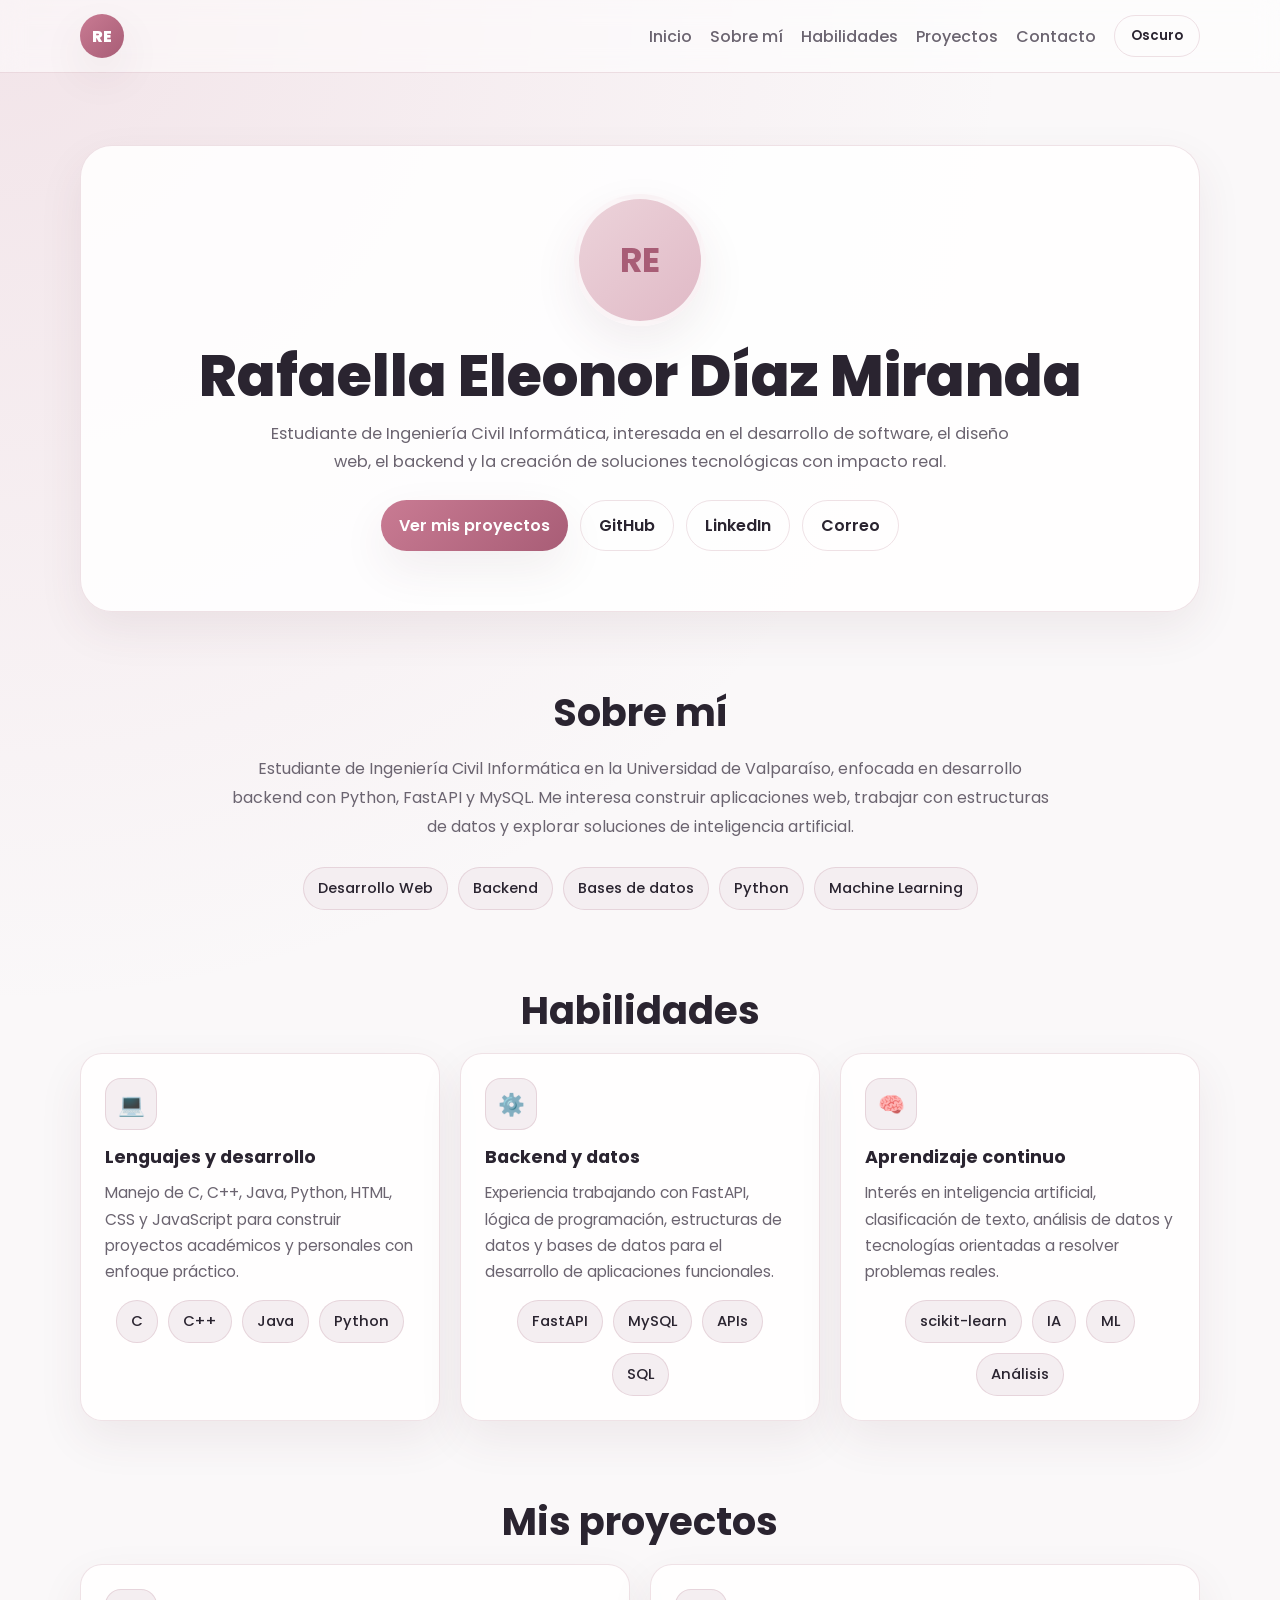
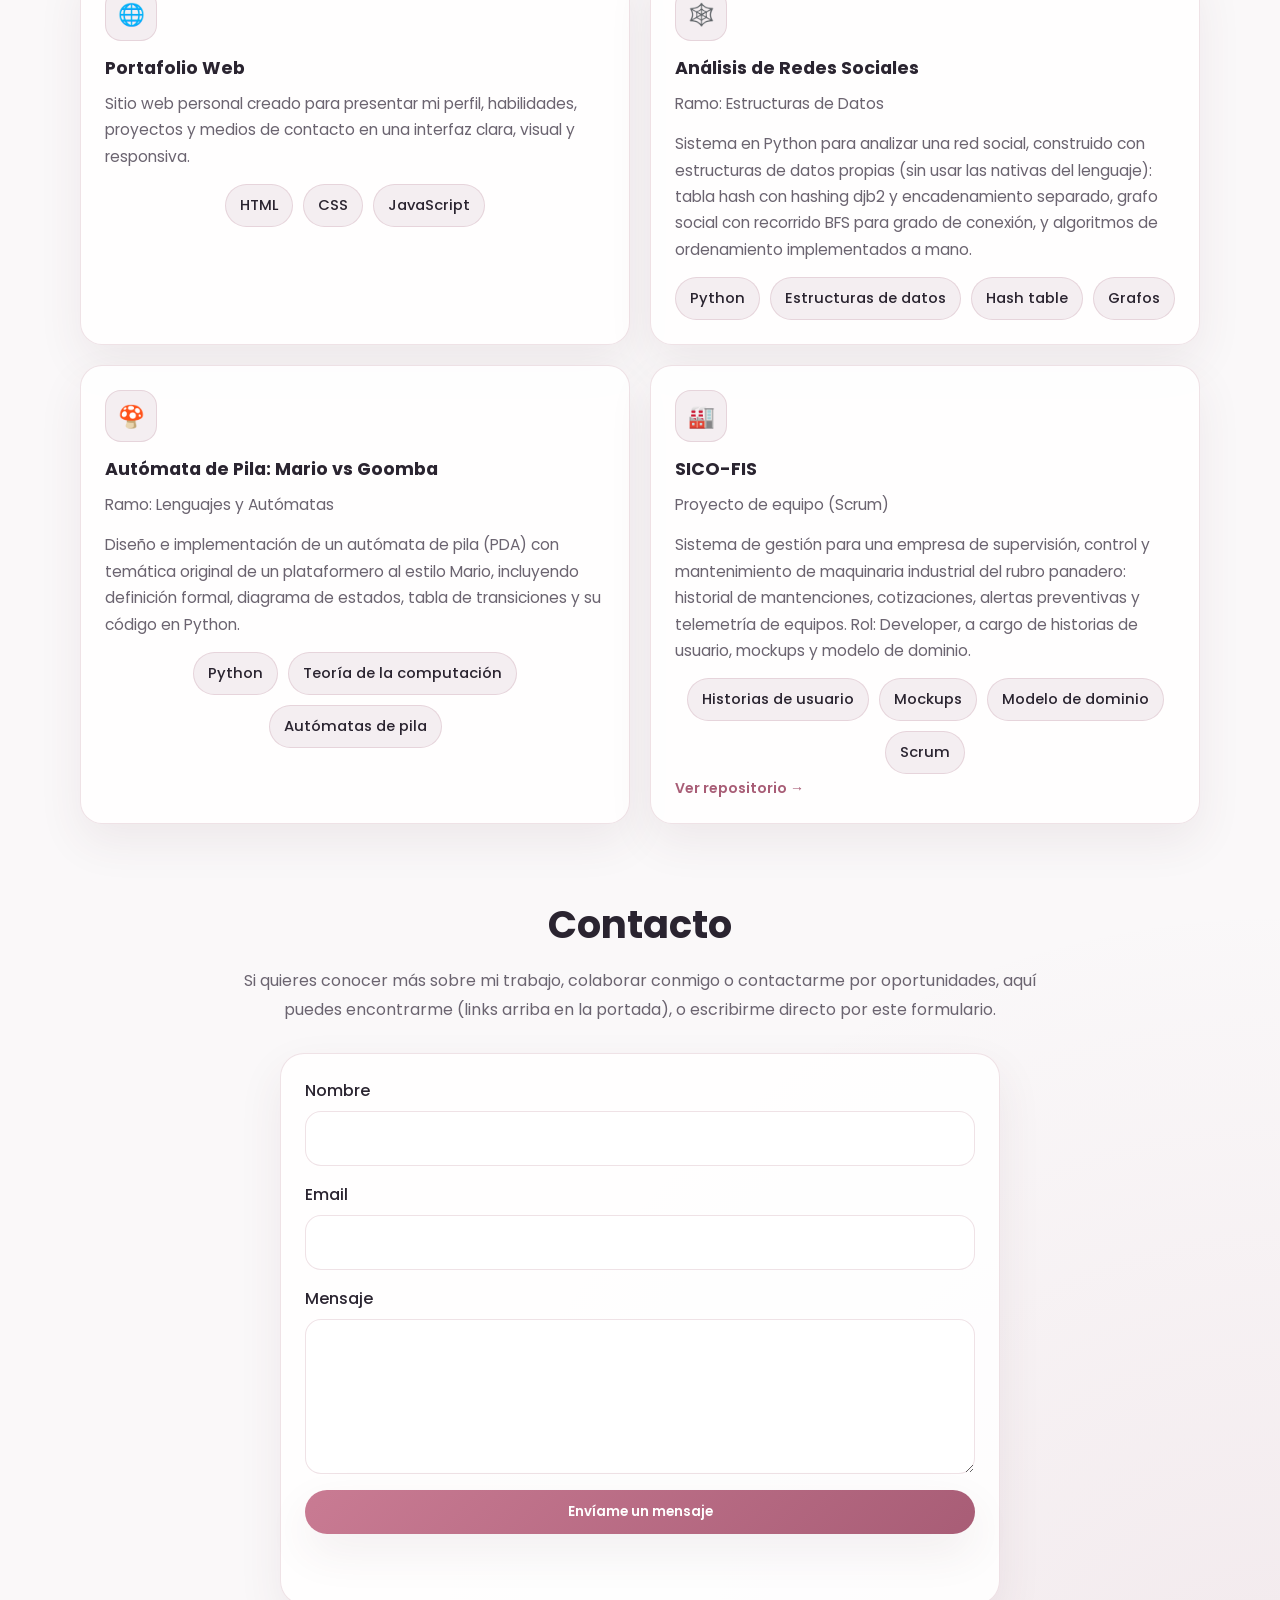
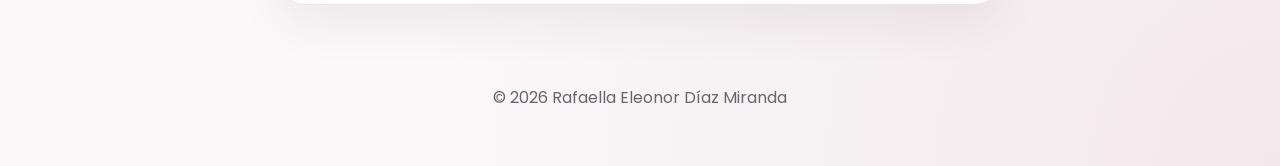
<file: index.html>
<!doctype html>
<html lang="es">
<head>
  <meta charset="utf-8" />
  <meta name="viewport" content="width=device-width, initial-scale=1" />
  <title>Rafaella Eleonor Díaz Miranda | Portafolio</title>
  <meta name="description" content="Portafolio de Rafaella Eleonor Díaz Miranda, estudiante de Ingeniería Civil Informática." />
  <link rel="icon" href="data:image/svg+xml,%3Csvg xmlns='http://www.w3.org/2000/svg' viewBox='0 0 64 64'%3E%3Ccircle cx='32' cy='32' r='32' fill='%23a85d76'/%3E%3Ctext x='32' y='42' font-family='Arial,sans-serif' font-size='26' font-weight='700' fill='white' text-anchor='middle'%3ERE%3C/text%3E%3C/svg%3E">
  <meta property="og:title" content="Rafaella Eleonor Díaz Miranda | Portafolio" />
  <meta property="og:description" content="Portafolio de Rafaella Eleonor Díaz Miranda, estudiante de Ingeniería Civil Informática." />
  <meta property="og:type" content="website" />
  <meta property="og:image" content="assets/foto.jpg" />
  <meta name="twitter:card" content="summary" />
  <link rel="preconnect" href="https://fonts.googleapis.com">
  <link rel="preconnect" href="https://fonts.gstatic.com" crossorigin>
  <link href="https://fonts.googleapis.com/css2?family=Poppins:wght@400;500;600;700;800&display=swap" rel="stylesheet">
  <link rel="stylesheet" href="styles.css">
</head>
<body>
  <header class="navbar">
    <div class="container nav-inner">
      <a class="brand" href="#inicio">RE</a>

      <button id="navToggle" class="nav-toggle" type="button" aria-expanded="false" aria-controls="navLinks" aria-label="Abrir menú">
        <span></span><span></span><span></span>
      </button>

      <nav id="navLinks">
        <a href="#inicio">Inicio</a>
        <a href="#sobre-mi">Sobre mí</a>
        <a href="#habilidades">Habilidades</a>
        <a href="#proyectos">Proyectos</a>
        <a href="#contacto">Contacto</a>
        <button id="themeToggle" class="btn-ghost" type="button">Oscuro</button>
      </nav>
    </div>
  </header>

  <main>
    <section id="inicio" class="hero">
      <div class="container hero-inner">
        <div class="hero-avatar">
          <!-- Si más adelante quieres usar una foto, un retrato cerrado con fondo simple
               se verá mejor aquí que una selfie casual. Reemplaza este comentario por:
          <img src="assets/foto.jpg" alt="Foto de Rafaella Díaz">
          -->
          RE
        </div>

        <h1 class="hero-title">Rafaella Eleonor Díaz Miranda</h1>

        <p class="hero-subtitle">
          Estudiante de Ingeniería Civil Informática, interesada en el desarrollo de software,
          el diseño web, el backend y la creación de soluciones tecnológicas con impacto real.
        </p>

        <div class="hero-cta">
          <a class="btn" href="#proyectos">Ver mis proyectos</a>
          <a class="btn-outline" href="https://github.com/rafaelladz2001-dot" target="_blank" rel="noopener">GitHub</a>
          <a class="btn-outline" href="https://www.linkedin.com/in/rafaella-eleonor-diaz-miranda-410a7b388/" target="_blank" rel="noopener">LinkedIn</a>
          <a class="btn-outline" href="mailto:rafaelladiazmiranda222@gmail.com">Correo</a>
        </div>

      </div>
    </section>

    <section id="sobre-mi" class="section">
      <div class="container">
        <h2>Sobre mí</h2>
        <p class="lead">
          Estudiante de Ingeniería Civil Informática en la Universidad de Valparaíso, enfocada en
          desarrollo backend con Python, FastAPI y MySQL. Me interesa construir aplicaciones
          web, trabajar con estructuras de datos y explorar soluciones de inteligencia artificial.
        </p>

        <ul class="chip-list">
          <li class="chip">Desarrollo Web</li>
          <li class="chip">Backend</li>
          <li class="chip">Bases de datos</li>
          <li class="chip">Python</li>
          <li class="chip">Machine Learning</li>
        </ul>
      </div>
    </section>

    <section id="habilidades" class="section">
      <div class="container">
        <h2>Habilidades</h2>

        <div class="grid cards-3">
          <article class="card fade-in-up">
            <div class="card-icon">💻</div>
            <h3>Lenguajes y desarrollo</h3>
            <p>
              Manejo de C, C++, Java, Python, HTML, CSS y JavaScript para construir proyectos
              académicos y personales con enfoque práctico.
            </p>
            <div class="chips">
              <span>C</span>
              <span>C++</span>
              <span>Java</span>
              <span>Python</span>
            </div>
          </article>

          <article class="card fade-in-up">
            <div class="card-icon">⚙️</div>
            <h3>Backend y datos</h3>
            <p>
              Experiencia trabajando con FastAPI, lógica de programación, estructuras de datos
              y bases de datos para el desarrollo de aplicaciones funcionales.
            </p>
            <div class="chips">
              <span>FastAPI</span>
              <span>MySQL</span>
              <span>APIs</span>
              <span>SQL</span>
            </div>
          </article>

          <article class="card fade-in-up">
            <div class="card-icon">🧠</div>
            <h3>Aprendizaje continuo</h3>
            <p>
              Interés en inteligencia artificial, clasificación de texto, análisis de datos
              y tecnologías orientadas a resolver problemas reales.
            </p>
            <div class="chips">
              <span>scikit-learn</span>
              <span>IA</span>
              <span>ML</span>
              <span>Análisis</span>
            </div>
          </article>
        </div>
      </div>
    </section>

    <section id="proyectos" class="section">
      <div class="container">
        <h2>Mis proyectos</h2>
        <div class="grid projects-grid">
          <article class="card fade-in-up">
            <div class="card-icon">🌐</div>
            <h3>Portafolio Web</h3>
            <p>
              Sitio web personal creado para presentar mi perfil, habilidades, proyectos y medios
              de contacto en una interfaz clara, visual y responsiva.
            </p>
            <div class="chips">
              <span>HTML</span>
              <span>CSS</span>
              <span>JavaScript</span>
            </div>
          </article>

          <article class="card fade-in-up">
            <div class="card-icon">🕸️</div>
            <h3>Análisis de Redes Sociales</h3>
            <p class="card-team">Ramo: Estructuras de Datos</p>
            <p>
              Sistema en Python para analizar una red social, construido con estructuras de datos
              propias (sin usar las nativas del lenguaje): tabla hash con hashing djb2 y encadenamiento
              separado, grafo social con recorrido BFS para grado de conexión, y algoritmos de
              ordenamiento implementados a mano.
            </p>
            <div class="chips">
              <span>Python</span>
              <span>Estructuras de datos</span>
              <span>Hash table</span>
              <span>Grafos</span>
            </div>
          </article>

          <article class="card fade-in-up">
            <div class="card-icon">🍄</div>
            <h3>Autómata de Pila: Mario vs Goomba</h3>
            <p class="card-team">Ramo: Lenguajes y Autómatas</p>
            <p>
              Diseño e implementación de un autómata de pila (PDA) con temática original de un
              plataformero al estilo Mario, incluyendo definición formal, diagrama de estados,
              tabla de transiciones y su código en Python.
            </p>
            <div class="chips">
              <span>Python</span>
              <span>Teoría de la computación</span>
              <span>Autómatas de pila</span>
            </div>
          </article>

          <article class="card fade-in-up">
            <div class="card-icon">🏭</div>
            <h3>SICO-FIS</h3>
            <p class="card-team">Proyecto de equipo (Scrum)</p>
            <p>
              Sistema de gestión para una empresa de supervisión, control y mantenimiento de
              maquinaria industrial del rubro panadero: historial de mantenciones, cotizaciones,
              alertas preventivas y telemetría de equipos. Rol: Developer, a cargo de historias de
              usuario, mockups y modelo de dominio.
            </p>
            <div class="chips">
              <span>Historias de usuario</span>
              <span>Mockups</span>
              <span>Modelo de dominio</span>
              <span>Scrum</span>
            </div>
            <div class="card-links">
              <a href="https://github.com/SICO-2026/SICO-FIS" target="_blank" rel="noopener">Ver repositorio →</a>
            </div>
          </article>
        </div>
      </div>
    </section>

    <section id="contacto" class="section">
      <div class="container">
        <h2>Contacto</h2>
        <p class="lead">
          Si quieres conocer más sobre mi trabajo, colaborar conmigo o contactarme por oportunidades,
          aquí puedes encontrarme (links arriba en la portada), o escribirme directo por este formulario.
        </p>

        <form id="contactForm" class="form" action="https://formspree.io/f/xbdpkjla" method="POST">
          <input type="hidden" name="_subject" value="Nuevo mensaje desde tu portafolio">

          <label>
            Nombre
            <input type="text" name="name" required>
          </label>

          <label>
            Email
            <input type="email" name="email" required>
          </label>

          <label>
            Mensaje
            <textarea name="message" rows="5" required></textarea>
          </label>

          <button class="btn" type="submit">Envíame un mensaje</button>
          <p id="formStatus" class="muted" role="status"></p>
        </form>
      </div>
    </section>
  </main>

  <footer class="footer">
    <div class="container">
      <p>© <span id="year"></span> Rafaella Eleonor Díaz Miranda </p>
    </div>
  </footer>

  <script src="main.js" defer></script>
</body>
</html>
</file>
<file: styles.css>
:root{
  --bg: #faf8f9;
  --bg-soft: #f4eef1;
  --card: rgba(255,255,255,.85);
  --text: #2a2430;
  --muted: #6b6470;
  --primary: #c97b93;
  --primary-strong: #a85d76;
  --border: rgba(168, 93, 118, .18);
  --shadow: 0 18px 45px rgba(90, 45, 60, .08);
  --radius: 22px;
  --max: 1120px;
}

html.dark{
  --bg: #17151a;
  --bg-soft: #1e1a20;
  --card: rgba(35, 30, 38, .85);
  --text: #f1ecee;
  --muted: #b9aeb5;
  --primary: #d98ba3;
  --primary-strong: #c97b93;
  --border: rgba(217, 139, 163, .16);
  --shadow: 0 18px 45px rgba(0, 0, 0, .35);
}

*{ box-sizing: border-box; }
html{ scroll-behavior: smooth; }

@media (prefers-reduced-motion: reduce){
  html{ scroll-behavior: auto; }
  *{ transition: none !important; animation: none !important; }
}

.fade-in-up{
  opacity: 0;
  transform: translateY(18px);
  transition: opacity .6s cubic-bezier(.16,.8,.24,1), transform .6s cubic-bezier(.16,.8,.24,1);
}

.fade-in-up.in-view{
  opacity: 1;
  transform: translateY(0);
}

.grid .fade-in-up:nth-child(2){ transition-delay: .08s; }
.grid .fade-in-up:nth-child(3){ transition-delay: .16s; }
.grid .fade-in-up:nth-child(4){ transition-delay: .24s; }
.grid .fade-in-up:nth-child(5){ transition-delay: .32s; }
.grid .fade-in-up:nth-child(6){ transition-delay: .4s; }
body{
  margin:0;
  font-family:'Poppins', sans-serif;
  background:
    radial-gradient(circle at top left, rgba(201, 123, 147, .16), transparent 28%),
    radial-gradient(circle at bottom right, rgba(168, 93, 118, .10), transparent 24%),
    var(--bg);
  color: var(--text);
}

a{ color: inherit; text-decoration: none; }
img{ max-width:100%; display:block; }

.container{
  width:min(92%, var(--max));
  margin:0 auto;
}

.navbar{
  position: sticky;
  top:0;
  z-index: 20;
  backdrop-filter: blur(12px);
  background: rgba(255,255,255,.55);
  border-bottom: 1px solid var(--border);
}

html.dark .navbar{
  background: rgba(23,21,26,.6);
}

.nav-inner{
  display:flex;
  align-items:center;
  justify-content:space-between;
  padding: 14px 0;
  gap: 18px;
}

.brand{
  width: 44px;
  height: 44px;
  border-radius: 50%;
  display:grid;
  place-items:center;
  font-weight: 800;
  color: white;
  background: linear-gradient(135deg, var(--primary), var(--primary-strong));
  box-shadow: var(--shadow);
  flex-shrink: 0;
}

nav{
  display:flex;
  align-items:center;
  gap: 18px;
  flex-wrap: wrap;
  justify-content: flex-end;
}

nav a{
  position: relative;
  color: var(--muted);
  font-weight: 500;
  transition: color .3s cubic-bezier(.16,.8,.24,1);
}

nav a::after{
  content: '';
  position: absolute;
  left: 0;
  bottom: -3px;
  width: 100%;
  height: 2px;
  background: var(--primary-strong);
  transform: scaleX(0);
  transform-origin: left;
  transition: transform .3s cubic-bezier(.16,.8,.24,1);
}

nav a:hover{
  color: var(--primary-strong);
}

nav a:hover::after{
  transform: scaleX(1);
}

.nav-toggle{
  display: none;
  flex-direction: column;
  justify-content: center;
  align-items: center;
  gap: 5px;
  width: 40px;
  height: 40px;
  border: none;
  background: transparent;
  cursor: pointer;
  padding: 0;
  flex-shrink: 0;
}

.nav-toggle span{
  display:block;
  width: 22px;
  height: 2px;
  background: var(--text);
  border-radius: 2px;
  transition: .3s cubic-bezier(.16,.8,.24,1);
}

.nav-toggle[aria-expanded="true"] span:nth-child(1){
  transform: translateY(7px) rotate(45deg);
}

.nav-toggle[aria-expanded="true"] span:nth-child(2){
  opacity: 0;
}

.nav-toggle[aria-expanded="true"] span:nth-child(3){
  transform: translateY(-7px) rotate(-45deg);
}

a:focus-visible,
button:focus-visible,
input:focus-visible,
textarea:focus-visible{
  outline: 2px solid var(--primary-strong);
  outline-offset: 3px;
}

.btn, .btn-ghost, .btn-outline{
  border:none;
  cursor:pointer;
  font-family:inherit;
  transition: .3s cubic-bezier(.16,.8,.24,1);
}

.btn, .btn-outline, .btn-ghost{
  padding: 12px 18px;
  border-radius: 999px;
  font-weight: 600;
  display:inline-flex;
  align-items:center;
  justify-content:center;
  gap:8px;
}

.btn{
  background: linear-gradient(135deg, var(--primary), var(--primary-strong));
  color:white;
  box-shadow: var(--shadow);
}

.btn:hover{
  transform: translateY(-1px);
  opacity:.95;
}

.btn-outline{
  border: 1px solid var(--border);
  background: transparent;
  color: var(--text);
}

.btn-outline:hover,
.btn-ghost:hover{
  background: var(--bg-soft);
}

.btn-ghost{
  background: transparent;
  color: var(--text);
  border: 1px solid var(--border);
  padding: 10px 16px;
}

.hero{
  padding: 72px 0 36px;
}

.hero-inner{
  text-align:center;
  background: var(--card);
  border: 1px solid var(--border);
  box-shadow: var(--shadow);
  border-radius: 32px;
  padding: 48px 22px;
}

.hero-avatar{
  width: 132px;
  height: 132px;
  margin: 0 auto 20px;
  border-radius: 50%;
  overflow: hidden;
  border: 5px solid rgba(255,255,255,.8);
  box-shadow: var(--shadow);
  background: linear-gradient(135deg, #ecd3da, #e0b9c6);
  display:grid;
  place-items:center;
  color: var(--primary-strong);
  font-weight: 700;
  font-size: 34px;
}

.hero-avatar img{
  width:100%;
  height:100%;
  object-fit: cover;
}

.hero-title{
  font-size: clamp(2rem, 5vw, 3.6rem);
  line-height: 1.05;
  margin: 0 0 14px;
  font-weight: 800;
}

.hero-subtitle{
  width:min(760px, 95%);
  margin: 0 auto 24px;
  color: var(--muted);
  font-size: 1.02rem;
  line-height: 1.7;
}

.hero-cta{
  display:flex;
  justify-content:center;
  flex-wrap: wrap;
  gap: 12px;
  margin-bottom: 12px;
}

.muted{
  color: var(--muted);
  font-size: .95rem;
}

.section{
  padding: 36px 0;
}

.section h2{
  font-size: clamp(1.7rem, 3vw, 2.4rem);
  margin: 0 0 14px;
  text-align:center;
}

.lead{
  width:min(820px, 95%);
  margin: 0 auto 26px;
  text-align:center;
  color: var(--muted);
  line-height: 1.8;
}

.chip-list, .chips{
  display:flex;
  flex-wrap:wrap;
  gap:10px;
  justify-content:center;
  padding:0;
  margin:0;
  list-style:none;
}

.chip, .chips span{
  padding: 10px 14px;
  border-radius: 999px;
  background: var(--bg-soft);
  border: 1px solid var(--border);
  color: var(--text);
  font-size: .92rem;
  font-weight: 500;
}

.grid{
  display:grid;
  gap: 20px;
}

.cards-3{
  grid-template-columns: repeat(3, minmax(0,1fr));
}

.projects-grid{
  grid-template-columns: repeat(2, minmax(0,1fr));
}

@media (max-width: 800px){
  .projects-grid{
    grid-template-columns: 1fr;
  }
}

.card{
  background: var(--card);
  border: 1px solid var(--border);
  border-radius: var(--radius);
  box-shadow: var(--shadow);
  padding: 24px;
  transition: .3s cubic-bezier(.16,.8,.24,1);
}

.card:hover{
  transform: translateY(-4px);
}

.card-icon{
  width: 52px;
  height: 52px;
  border-radius: 16px;
  display:grid;
  place-items:center;
  background: var(--bg-soft);
  border: 1px solid var(--border);
  font-size: 1.35rem;
  margin-bottom: 14px;
}

.card h3{
  margin: 0 0 10px;
  font-size: 1.1rem;
}

.card p{
  margin:0 0 14px;
  color: var(--muted);
  line-height:1.7;
  font-size: .97rem;
}

.card-links{
  display:flex;
  flex-wrap:wrap;
  gap: 10px;
  margin-top: 4px;
}

.card-links a{
  font-size: .88rem;
  font-weight: 600;
  color: var(--primary-strong);
}

.card-links a:hover{
  text-decoration: underline;
}

.card-team{
  margin: 0 0 12px;
  font-size: .85rem;
  color: var(--muted);
}

.form{
  width:min(720px, 100%);
  margin: 28px auto 0;
  background: var(--card);
  border: 1px solid var(--border);
  border-radius: 24px;
  box-shadow: var(--shadow);
  padding: 24px;
  display:grid;
  gap: 16px;
}

.form label{
  display:grid;
  gap: 8px;
  font-weight: 500;
}

.form input,
.form textarea{
  width:100%;
  padding: 14px 16px;
  border-radius: 16px;
  border: 1px solid var(--border);
  background: rgba(255,255,255,.75);
  color: var(--text);
  font: inherit;
  outline:none;
}

html.dark .form input,
html.dark .form textarea{
  background: rgba(255,255,255,.04);
  color: var(--text);
}

.form input:focus,
.form textarea:focus{
  border-color: var(--primary);
  box-shadow: 0 0 0 4px rgba(168, 93, 118, .14);
}

.footer{
  padding: 28px 0 40px;
  text-align:center;
  color: var(--muted);
}

@media (max-width: 900px){
  .cards-3{
    grid-template-columns: 1fr;
  }

  .nav-inner{
    flex-wrap: wrap;
  }

  .nav-toggle{
    display: flex;
  }

  nav{
    display: none;
    width: 100%;
    flex-direction: column;
    align-items: stretch;
    order: 3;
    padding-top: 10px;
  }

  nav.open{
    display: flex;
  }

  nav a{
    padding: 10px 4px;
    border-bottom: 1px solid var(--border);
  }
}

@media (max-width: 560px){
  .hero{
    padding-top: 42px;
  }

  .hero-inner{
    padding: 34px 16px;
  }

  .hero-avatar{
    width: 110px;
    height: 110px;
  }

  .hero-cta{
    flex-direction: column;
  }

  .btn, .btn-outline{
    width:100%;
  }
}
</file>
